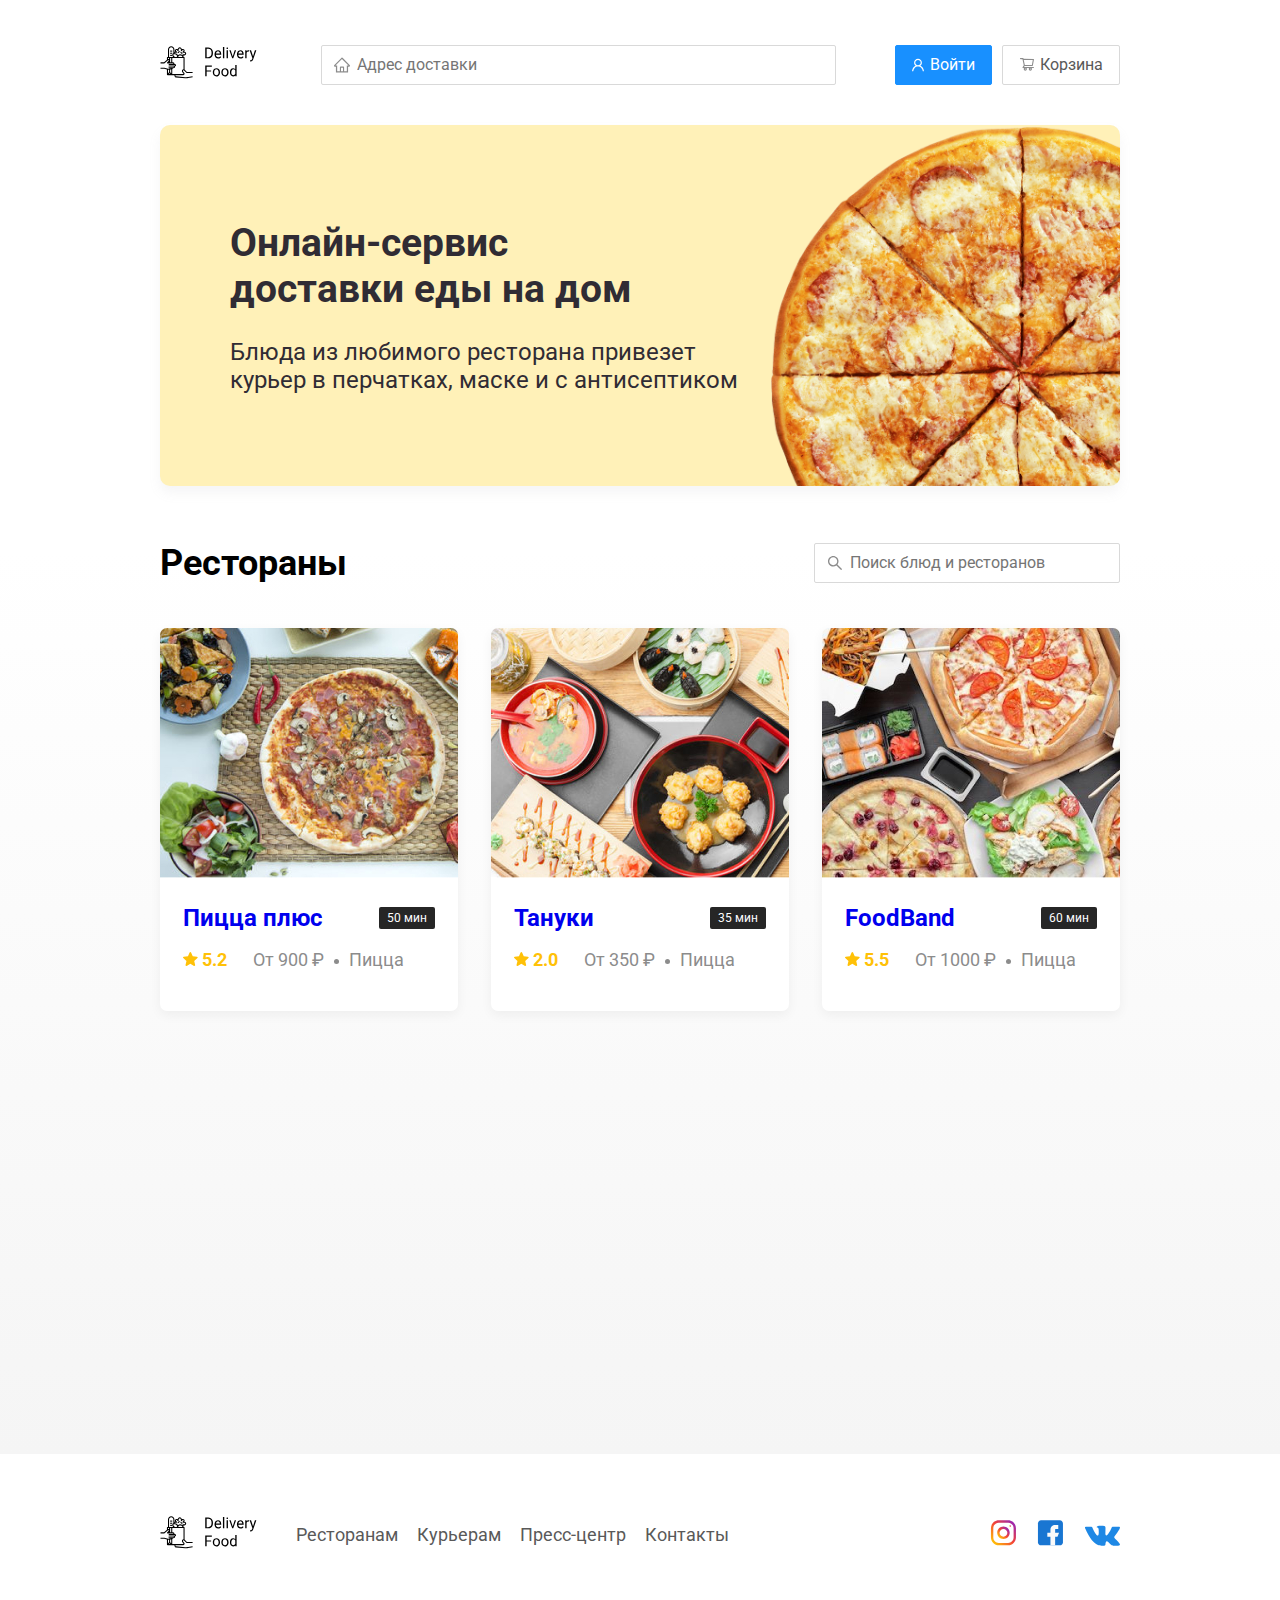
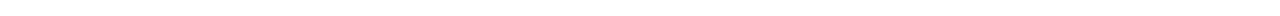
<file: index.html>
<!DOCTYPE html>
<html lang="ru">
<head>
  <meta charset="UTF-8">
  <meta name="viewport" content="width=device-width, initial-scale=1.0">
  <title>Delivery Food - доставка еда на дом</title>
  <link href="https://fonts.googleapis.com/css2?family=Roboto:wght@400;700&display=swap&subset=cyrillic" rel="stylesheet">
  <link rel="stylesheet" href="css/normalize.css">
  <link rel="stylesheet" href="css/animate.css">
  <link rel="stylesheet" href="css/style.css">
</head>
<body>
 <div class="container">
    
    <!-- Шапка сайта -->
 
    <header class="header">
  
      <!-- Логотип -->
  
      <a href="index.html"><img src="img\logo.svg" alt="Logo" class="logo"></a>
  
      <!-- Поле поиска -->
  
      <input type="text" class="input search-input" placeholder="Адрес доставки">
  <div class="buttons">
      
    <!-- Кнопки -->
   
    <button class="button button-primary">
      <img src="img/user.svg" alt="user" class="button-icon">
      <span class="button-text">Войти</span> 
    </button>
    <button class="button" id="cart-button">
      <img src="img/shopping-cart.svg" alt="shopping-cart" class="button-icon">
     <span class="button-text">Корзина</span>
    </button>
  </div>
</header>
<!-- Рекама -->
<section class="promo">
  <h1 class="promo-title">Онлайн-сервис<br>доставки еды на дом</h1>
  <p class="promo-text">Блюда из любимого ресторана привезет курьер в перчатках, маске и с антисептиком</p>
</section>
  </div>
  

  <main class="main">
    <div class="container">
      <section class="restaurants">
        <div class="section-heading">
          <h2 class="section-title">Рестораны</h2>
          <input type="text" class=" input input-search" placeholder="Поиск блюд и ресторанов">
        </div>
        <div class="cards">
          <a href="restaurant.html" class="card wow fadeInUp" data-wow-delay="0.2s">
            <img src="img/image.jpg" alt="image" class="card-image">
            <div class="card-text">
              <div class="card-heading">
                <h3 class="card-title">Пицца плюс</h3>
                <span class="card-tag tag">50 мин</span>
              </div>
              <!-- /.card-heading -->
              <div class="card-info">
                <div class="rating"><img src="img/rating.svg" alt="rating" class="rating-star">
                  5.2</div>
                <div class="price">От 900 ₽</div>
                <div class="category">Пицца </div>
      
              </div>
              <!-- /.card-info -->
            </div>
            <!-- /.card-text -->
          </a>
          <!-- /.card -->
          <a href="restaurant.html" class="card wow fadeInUp" data-wow-delay="0.4s">
            <img src="img/image2.jpg" alt="image" class="card-image">
            <div class="card-text">
              <div class="card-heading">
                <h3 class="card-title">Тануки</h3>
                <span class="card-tag tag">35 мин</span>
              </div>
              <!-- /.card-heading -->
              <div class="card-info">
                <div class="rating"><img src="img/rating.svg" alt="rating" class="rating-star">
                  2.0</div>
                <div class="price">От 350 ₽</div>
                <div class="category">Пицца </div>
      
              </div>
              <!-- /.card-info -->
            </div>
            <!-- /.card-text -->
          </a>
          <!-- /.card -->
          <a href="restaurant.html" class="card wow fadeInUp" data-wow-delay="0.6s">
            <img src="img/image3.jpg" alt="image" class="card-image">
            <div class="card-text">
              <div class="card-heading">
                <h3 class="card-title">FoodBand</h3>
                <span class="card-tag tag">60 мин</span>
              </div>
              <!-- /.card-heading -->
              <div class="card-info">
                <div class="rating"><img src="img/rating.svg" alt="rating" class="rating-star">
                  5.5</div>
                <div class="price">От 1000 ₽</div>
                <div class="category">Пицца </div>
      
              </div>
              <!-- /.card-info -->
            </div>
            <!-- /.card-text -->
          </a>
          <!-- /.card -->
          <a href="restaurant.html" class="card wow fadeInUp" data-wow-delay="0.2s">
            <img src="img/image4.jpg" alt="image" class="card-image">
            <div class="card-text">
              <div class="card-heading">
                <h3 class="card-title">Жадина-пицца</h3>
                <span class="card-tag tag">45 мин</span>
              </div>
              <!-- /.card-heading -->
              <div class="card-info">
                <div class="rating"><img src="img/rating.svg" alt="rating" class="rating-star">
                  3.5</div>
                <div class="price">От 490 ₽</div>
                <div class="category">Пицца </div>
      
                 </div>  
              <!-- /.card-info -->
            </div>
            <!-- /.card-text -->
          </a>
          <!-- /.card -->
          <a href="restaurant.html" class="card wow fadeInUp" data-wow-delay="0.4s">
            <img src="img/image5.jpg" alt="image" class="card-image">
            <div class="card-text">
              <div class="card-heading">
                <h3 class="card-title">Точка еды</h3>
                <span class="card-tag tag">50 мин</span>
              </div>
              <!-- /.card-heading -->
              <div class="card-info">
                <div class="rating">
                  <img src="img/rating.svg" alt="rating" class="rating-star">
                  4.5
                </div>
                <div class="price">От 790 ₽</div>
                <div class="category">Пицца </div>
      
              </div>
              <!-- /.card-info -->
            </div>
            <!-- /.card-text -->
          </a>
          <!-- /.card -->
          <a href="restaurant.html" class="card wow fadeInUp" data-wow-delay="0.6s">
            <img src="img/image6.jpg" alt="image" class="card-image">
            <div class="card-text">
              <div class="card-heading">
                <h3 class="card-title">PizzaBurger</h3>
                <span class="card-tag tag">30 мин</span>
              </div>
              <!-- /.card-heading -->
              <div class="card-info">
                <div class="rating"><img src="img/rating.svg" alt="rating" class="rating-star">
                  5.0</div>
                <div class="price">От 590 ₽</div>
                <div class="category">Пицца </div>
      
              </div>
              <!-- /.card-info -->
            </div>
            <!-- /.card-text -->
          </div>
          <!-- /.card -->
        </a>
        <!-- /.cards -->
      </section>
    </div>
  </main>

  <footer class="footer">
    <div class="container">
      <div class="footer-block">
        <a href="index.html"><img src="img\logo.svg" alt="Logo" class="logo"></a>
        <nav class="footer-nav">
          <a href="#" class="footer-link">Ресторанам</a>
          <a href="#" class="footer-link">Курьерам</a>
          <a href="#" class="footer-link">Пресс-центр</a>
          <a href="#" class="footer-link">Контакты</a>
        </nav>
        <div class="social-links">
          <a href="#" class="social-link"><img src="img/instagram.svg" alt="instagram"></a>
          <a href="#" class="social-link"><img src="img/facebook.svg" alt="facebook"></a>
          <a href="#" class="social-links"><img src="img/vk.svg" alt="vk"></a>
        </div>
       

      </div>
    </div>
  </footer>


  <div class="modal">
    <div class="modal-dialog">
      <div class="modal-header">
        <div class="modal-title">Корзина</div>
        <button class="close">&times</buttons>
     </div>
     <div class="modal-body">
      <div class="food-row">
        <span class="food-name">Рол угорь стандарт</span>
        <strong class="food-price">250 ₽</strong>
        <div class="food-counter">
          <button class="counter-button">-</button>
          <span class="counter">1</span>
          <button class="counter-button">+</button>
        </div>
      </div>
      <div class="food-row">
        <span class="food-name">Рол угорь стандарт</span>
        <strong class="food-price">250 ₽</strong>
        <div class="food-counter">
          <button class="counter-button">-</button>
          <span class="counter">1</span>
          <button class="counter-button">+</button>
        </div>
      </div>
      <div class="food-row">
        <span class="food-name">Рол угорь стандарт</span>
        <strong class="food-price">250 ₽</strong>
        <div class="food-counter">
          <button class="counter-button">-</button>
          <span class="counter">1</span>
          <button class="counter-button">+</button>
        </div>
      </div>
      <div class="food-row">
        <span class="food-name">Рол угорь стандарт</span>
        <strong class="food-price">250 ₽</strong>
        <div class="food-counter">
          <button class="counter-button">-</button>
          <span class="counter">1</span>
          <button class="counter-button">+</button>
        </div>
      </div>
      <div class="food-row">
        <span class="food-name">Рол угорь стандарт</span>
        <strong class="food-price">250 ₽</strong>
        <div class="food-counter">
          <button class="counter-button">-</button>
          <span class="counter">1</span>
          <button class="counter-button">+</button>
        </div>
      </div>
    </div>
    <div class="modal-footer">
      <span class="modal-pricetag">1250 ₽</span>
      <div class="footer-buttons">
        <button class="button button-primary">Оформить заказ</button>
        <button class="button">Отмена</button>
      </div>
    </div>
    <!-- /.modal-footer -->
</div>
    </div>
  </div>

  <script src="js/wow.min.js"></script>
  <script src="js/main.js"></script>
  
  
</body>
</html>
</file>
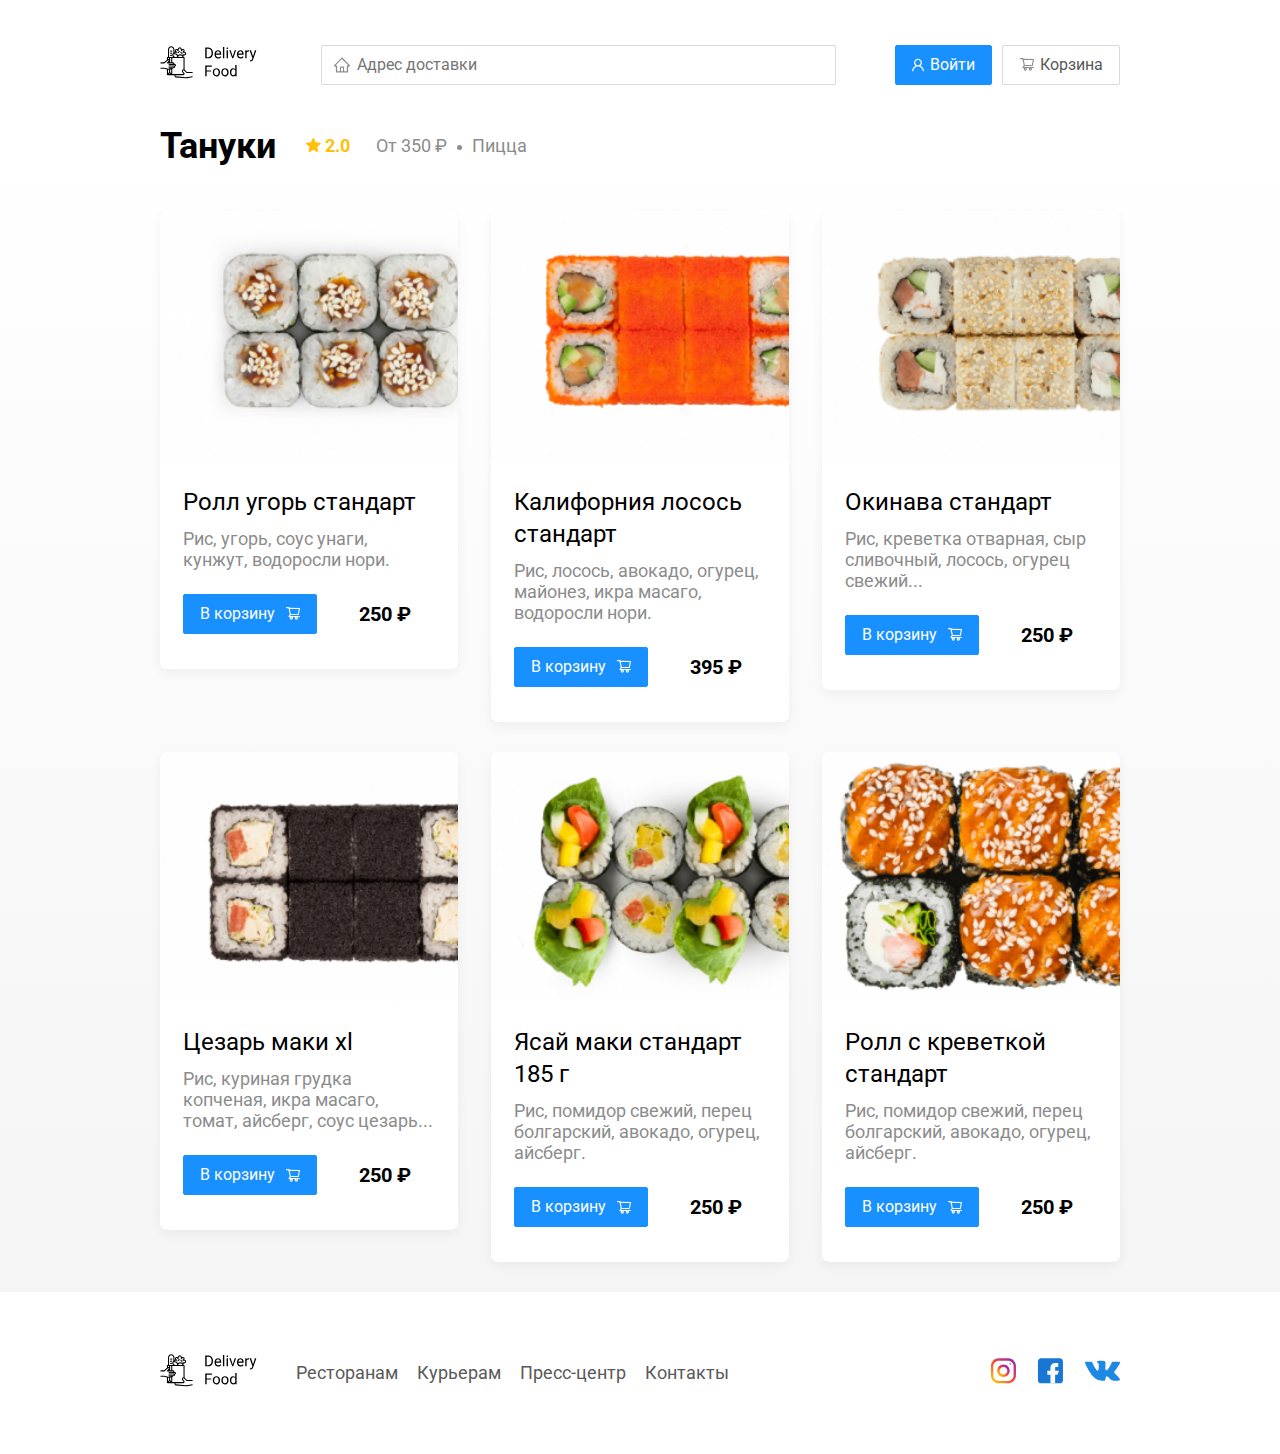
<file: restaurant.html>
<!DOCTYPE html>
<html lang="ru">
<head>
  <meta charset="UTF-8">
  <meta name="viewport" content="width=device-width, initial-scale=1.0">
  <title>PizzaBurger - доставка еда на дом</title>
  <link href="https://fonts.googleapis.com/css2?family=Roboto:wght@400;700&display=swap&subset=cyrillic" rel="stylesheet">
  <link rel="stylesheet" href="css/normalize.css">
  <link rel="stylesheet" href="css/animate.css">
  <link rel="stylesheet" href="css/style.css">
</head>
<body>
 <div class="container">
    
    <!-- Шапка сайта -->
 
    <header class="header">
  
      <!-- Логотип -->
  
      <a href="index.html"><img src="img\logo.svg" alt="Logo" class="logo"></a>
  
      <!-- Поле поиска -->
  
      <input type="text" class="input search-input" placeholder="Адрес доставки">
  <div class="buttons">
      
    <!-- Кнопки -->
   
    <button class="button button-primary">
      <img src="img/user.svg" alt="user" class="button-icon">
      <span class="button-text">Войти</span> 
    </button>
    <button class="button" id="cart-button">
      <img src="img/shopping-cart.svg" alt="shopping-cart" class="button-icon">
     <span class="button-text">Корзина</span>
    </button>
  </div>
</header>
  </div>
  

  <main class="main">
    <div class="container">
      <section class="restaurants">
        <div class="section-heading">
          <h2 class="section-title">Тануки</h2>
          <div class="card-info">
            <div class="rating"><img src="img/rating.svg" alt="rating" class="rating-star">
              2.0</div>
            <div class="price">От 350 ₽</div>
            <div class="category">Пицца </div>
          </div>
          <!-- /.card-info -->
        </div>
        <div class="cards">
          <div class="card wow fadeInUp" data-wow-delay="0.2s">
            <img src="img/restaurant1.jpg" alt="image" class="card-image">
            <div class="card-text">
              <div class="card-heading">
                <h3 class="card-title card-title-reg">Ролл угорь стандарт</h3>
              </div>
              <!-- /.card-heading -->
              <div class="card-info">
                <div class="ingredients">Рис, угорь, соус унаги, кунжут, водоросли нори.</div>  
              </div>
              <!-- /.card-info -->
              <div class="card-buttons">
                <button class="button button-primary">
                  <span class="button-card-text">В корзину</span>
                  <img src="img/shopping-cart-white.svg" alt="shopping-cart" class="button-catd-image">
                </button>
                <strong class="card-price-bold">250 ₽</strong>
              </div>
            </div>
            <!-- /.card-text -->
          </div>
          <!-- /.card -->
          <div class="card wow fadeInUp" data-wow-delay="0.4s">
            <img src="img/restaurant2.jpg" alt="image" class="card-image">
            <div class="card-text">
              <div class="card-heading">
                <h3 class="card-title card-title-reg">Калифорния лосось стандарт</h3>
              </div>
              <!-- /.card-heading -->
              <div class="card-info">
                <div class="ingredients">Рис, лосось, авокадо, огурец, майонез, икра масаго, водоросли нори.</div>  
              </div>
              <!-- /.card-info -->
              <div class="card-buttons">
                <button class="button button-primary">
                  <span class="button-card-text">В корзину</span>
                  <img src="img/shopping-cart-white.svg" alt="shopping-cart" class="button-catd-image">
                </button>
                <strong class="card-price-bold">395 ₽</strong>
              </div>
            </div>
            <!-- /.card-text -->
          </div>
          <!-- /.card -->
          <div class="card wow fadeInUp" data-wow-delay="0.6s">
            <img src="img/restaurant3.jpg" alt="image" class="card-image">
            <div class="card-text">
              <div class="card-heading">
                <h3 class="card-title card-title-reg">Окинава стандарт</h3>
              </div>
              <!-- /.card-heading -->
              <div class="card-info">
                <div class="ingredients"> Рис, креветка отварная, сыр сливочный, лосось, огурец свежий...</div>  
              </div>
              <!-- /.card-info -->
              <div class="card-buttons">
                <button class="button button-primary">
                  <span class="button-card-text">В корзину</span>
                  <img src="img/shopping-cart-white.svg" alt="shopping-cart" class="button-catd-image">
                </button>
                <strong class="card-price-bold">250 ₽</strong>
              </div>
            </div>
            <!-- /.card-text -->
          </div>
          <!-- /.card -->
          <div class="card wow fadeInUp" data-wow-delay="0.2s">
            <img src="img/restaurant4.jpg" alt="image" class="card-image">
            <div class="card-text">
              <div class="card-heading">
                <h3 class="card-title card-title-reg">Цезарь маки хl</h3>
              </div>
              <!-- /.card-heading -->
              <div class="card-info">
                <div class="ingredients">Рис, куриная грудка копченая, икра масаго, томат, айсберг, соус цезарь...</div>  
              </div>
              <!-- /.card-info -->
              <div class="card-buttons">
                <button class="button button-primary">
                  <span class="button-card-text">В корзину</span>
                  <img src="img/shopping-cart-white.svg" alt="shopping-cart" class="button-catd-image">
                </button>
                <strong class="card-price-bold">250 ₽</strong>
              </div>
            </div>
            <!-- /.card-text -->
          </div>
          <!-- /.card -->
          <div class="card wow fadeInUp" data-wow-delay="0.4s">
            <img src="img/restaurant5.jpg" alt="image" class="card-image">
            <div class="card-text">
              <div class="card-heading">
                <h3 class="card-title card-title-reg">Ясай маки стандарт 185 г</h3>
              </div>
              <!-- /.card-heading -->
              <div class="card-info">
                <div class="ingredients">Рис, помидор свежий, перец болгарский, авокадо, огурец, айсберг.</div>  
              </div>
              <!-- /.card-info -->
              <div class="card-buttons">
                <button class="button button-primary">
                  <span class="button-card-text">В корзину</span>
                  <img src="img/shopping-cart-white.svg" alt="shopping-cart" class="button-catd-image">
                </button>
                <strong class="card-price-bold">250 ₽</strong>
              </div>
            </div>
            <!-- /.card-text -->
          </div>
          <!-- /.card -->
          <div class="card wow fadeInUp" data-wow-delay="0.6s">
            <img src="img/restaurant6.jpg" alt="image" class="card-image">
            <div class="card-text">
              <div class="card-heading">
                <h3 class="card-title card-title-reg">Ролл с креветкой стандарт</h3>
              </div>
              <!-- /.card-heading -->
              <div class="card-info">
                <div class="ingredients">Рис, помидор свежий, перец болгарский, авокадо, огурец, айсберг.</div>  
              </div>
              <!-- /.card-info -->
              <div class="card-buttons">
                <button class="button button-primary">
                  <span class="button-card-text">В корзину</span>
                  <img src="img/shopping-cart-white.svg" alt="shopping-cart" class="button-catd-image">
                </button>
                <strong class="card-price-bold">250 ₽</strong>
              </div>
            </div>
            <!-- /.card-text -->
          </div>
          <!-- /.card -->
        </div>
        <!-- /.cards -->
      </section>
    </div>
  </main>

  <footer class="footer">
    <div class="container">
      <div class="footer-block">
        <a href="index.html"><img src="img\logo.svg" alt="Logo" class="logo"></a>
        <nav class="footer-nav">
          <a href="#" class="footer-link">Ресторанам</a>
          <a href="#" class="footer-link">Курьерам</a>
          <a href="#" class="footer-link">Пресс-центр</a>
          <a href="#" class="footer-link">Контакты</a>
        </nav>
        <div class="social-links">
          <a href="#" class="social-link"><img src="img/instagram.svg" alt="instagram"></a>
          <a href="#" class="social-link"><img src="img/facebook.svg" alt="facebook"></a>
          <a href="#" class="social-link"><img src="img/vk.svg" alt="vk"></a>
        </div>
       

      </div>
    </div>
  </footer>

  <div class="modal">
    <div class="modal-dialog">
      <div class="modal-header">
        <div class="modal-title">Корзина</div>
        <button class="close">&times</buttons>
     </div>
     <div class="modal-body">
      <div class="food-row">
        <span class="food-name">Рол угорь стандарт</span>
        <strong class="food-price">250 ₽</strong>
        <div class="food-counter">
          <button class="counter-button">-</button>
          <span class="counter">1</span>
          <button class="counter-button">+</button>
        </div>
      </div>
      <div class="food-row">
        <span class="food-name">Рол угорь стандарт</span>
        <strong class="food-price">250 ₽</strong>
        <div class="food-counter">
          <button class="counter-button">-</button>
          <span class="counter">1</span>
          <button class="counter-button">+</button>
        </div>
      </div>
      <div class="food-row">
        <span class="food-name">Рол угорь стандарт</span>
        <strong class="food-price">250 ₽</strong>
        <div class="food-counter">
          <button class="counter-button">-</button>
          <span class="counter">1</span>
          <button class="counter-button">+</button>
        </div>
      </div>
      <div class="food-row">
        <span class="food-name">Рол угорь стандарт</span>
        <strong class="food-price">250 ₽</strong>
        <div class="food-counter">
          <button class="counter-button">-</button>
          <span class="counter">1</span>
          <button class="counter-button">+</button>
        </div>
      </div>
      <div class="food-row">
        <span class="food-name">Рол угорь стандарт</span>
        <strong class="food-price">250 ₽</strong>
        <div class="food-counter">
          <button class="counter-button">-</button>
          <span class="counter">1</span>
          <button class="counter-button">+</button>
        </div>
      </div>
    </div>
    <div class="modal-footer">
      <span class="modal-pricetag">1250 ₽</span>
      <div class="footer-buttons">
        <button class="button button-primary">Оформить заказ</button>
        <button class="button">Отмена</button>
      </div>
    </div>
    <!-- /.modal-footer -->
</div>
    </div>
  </div>
  <script src="js/wow.min.js"></script>
  <script src="js/main.js"></script>
  
  
</body>
</html>
</file>
<file: css/style.css>
* {
  box-sizing: border-box;
}
body{
  font-family: 'Roboto', sans-serif;
  padding-top: 44px;
  
}
.container {
  max-width: 1200px;
  margin: auto;
}
.header {
  display: flex;
  align-items: center;
  justify-content: space-between;
  margin-bottom: 40px;
  flex-wrap: wrap;

}
.input{
  background: #FFFFFF;
  border: 1px solid #D9D9D9;
  border-radius: 2px;
  background-repeat: no-repeat;
  background-position: left 11px center;
  padding-left: 35px;
  font-size: 16px;
  line-height: 24px;
  height: 40px

}
.search-input {
 background-image: url(../img/home.svg);
flex: 0.8;
}
.input-search{
  background-image: url(../img/search.svg);
  width: 306px;
  margin-left: auto;


}
.buttons{
  display: flex;
  align-items: center;
  
}
.button {
  padding: 8px 16px; 
 background: #FFFFFF;
 border: 1px solid #D9D9D9;
 box-shadow: 0px 0px 2px rgba(0, 0, 0, 0.0015);
 border-radius: 2px;
 color: #595959;
 font-size: 16px;
 line-height: 24px;
 display: flex;
 align-items: center;
 height: 40px
}
.button-primary {
  background: #1890ff;
  border: 1px solid #1890ff;
  color: #FFFFFF;
  margin-right: 10px;
}
.button-card-text{
  margin-right: 10px;
}
.button-icon {
  margin-right: 6px;
}
.promo{
  box-shadow: 0px 7px 12px rgba(158, 158, 163, 0.1);
  background: #FFF1B8 url(../img/promo-image.png) no-repeat top 50px right +20px/550px;
  border-radius: 10px; 
  padding: 68px 70px;
  margin-bottom: 56px;
}
.promo-title{
font-style: normal;
font-weight: bold;
font-size: 39px;
line-height: 46px;
color: #302C34;
}
.promo-text{
font-style: normal;
font-weight: normal;
font-size: 24px;
line-height: 28px;
color: #302C34;
max-width: 538px;
}
.main{
  background: linear-gradient(180deg, rgba(245, 245, 245, 0) 1.04%, #F5F5F5 100%);
}
.section-heading{
  display: flex;
  align-items: center;
  
  margin-bottom: 44px;
}
.section-title{
  margin: 0;
  font-style: normal;
  font-weight: bold;
  font-size: 36px;
  line-height: 42px;
  color: #000000;
  margin-right: 30px;

}
.card{
background: #FFFFFF;
box-shadow: 0px 4px 12px rgba(0, 0, 0, 0.05);
border-radius: 7px;
overflow: hidden;
margin-bottom: 30px;
flex-basis: 31%;
text-decoration: none;

}
.cards{
  display: flex;
  flex-wrap: wrap;
  align-items: flex-start;
  justify-content: space-between;
}
.card-image{
  width: 384px;
  height: 250px;
  object-fit: cover;
}
.card-text{
  padding-top: 20px;
  padding-bottom: 35px;
  padding-left: 23px;
  padding-right: 23px;
}
.card-heading{
  display: flex;
  align-items: center;
  justify-content: space-between;
  margin-bottom: 10px;
}
.card-title{
  margin: 0;
font-style: normal;
font-weight: bold;
font-size: 24px;
line-height: 32px;
}
.card-buttons{
  display: flex;
  margin-top: 24px;
  align-items: center;

}
.card-price-bold{
  font-style: normal;
font-weight: bold;
font-size: 20px;
line-height: 32px;
color: #000000;
margin-left: 32px;
}
.card-title-reg{
  font-weight: 400;
}
.card-tag{
  font-style: normal;
font-weight: normal;
font-size: 12px;
line-height: 20px;
color: #FFFFFF;
background: #262626;
border-radius: 2px;
padding: 1px 8px;
}
.card-info{
  display: flex;
  align-items: center;
  flex-wrap: wrap;
  
  
}
.rating{
  margin-right: 26px;
  color: #FFC107;
  font-style: normal;
  font-weight: bold;
  font-size: 18px;
  line-height: 32px;
}
.price, 
.category{
  color: #8C8C8C;
  font-style: normal;
  font-weight: normal;
  font-size: 18px;
  line-height: 32px;
}
.price{
  margin-right: 10px;
}
.ingredients{
  font-style: normal;
font-weight: normal;
font-size: 18px;
line-height: 21px;
color: #8C8C8C;
}
.price:after{
  content: "";
  width: 5px;
  height: 5px;
  background-color: #8c8c8c;
  display: inline-block;
  vertical-align: middle;
  border-radius: 50%;
  margin-left: 10px;
}
.footer{
  padding: 60px 0;

}
.footer-block{
  display: flex;
  align-items: center;
  justify-content: space-between;
}
.footer-nav{
  margin-right: auto;
  margin-left: 35px;
}
.footer-link{
  display: inline-block ;
  color: #595959;
  text-decoration: none;
  font-style: normal;
  font-weight: normal;
  font-size: 18px;
  line-height: 21px;
}
.footer-link:not(:last-child){
  margin-right: 15px;
}
.social-links{
  display: flex;
  align-items: center; 
}
.social-link:not(:last-child){
  margin-right: 21px;
}


.modal{
  background: rgba(0, 0, 0, 0.4);
  position: fixed;
  left: 0;
  top: 0;
  width: 100%;
  height: 100%;
  display: none;


}

.is-open{
  display: flex;
}

.modal-header{
  display: flex;
  align-items: center;
  justify-content: space-between;
  margin-bottom: 45px;

}

.modal-dialog{
max-width: 780px;
width: 95%;
background: #FFFFFF;
border-radius: 5px;
margin: auto;
padding: 40px 45px;
}

.modal-title{
margin: 0;
font-style: normal;
font-weight: bold;
font-size: 36px;
line-height: 42px;
color: #000000;
}

.close{
  font-size: 36px;
  border: none;
  background:  transparent;
}

.food-row{
  display: flex;
  align-items: flex-start;
  justify-content: space-between;
  padding-bottom: 8px;
  border-bottom: 1px solid #d9d9d9;
  margin-bottom: 15px;
  
}

.modal-pricetag{
  background: #262626;
border-radius: 5px;
font-weight: bold;
font-size: 20px;
line-height: 23px;
color: #FAFAFA;
padding: 15px 20px;
}
.food-price{
  margin-left: auto;
  margin-right: 47px;
  font-style: normal;
font-weight: bold;
font-size: 20px;
line-height: 32px;
}

.food-name{
font-style: normal;
font-weight: normal;
font-size: 18px;
line-height: 32px;
color: #000000;
}
.food-counter{
  display: flex;
  align-items: center;

}

.modal-footer{
  display: flex;
  align-items: center;
  justify-content: space-between;
}

.modal-body{
  margin-bottom: 52px;
}

.footer-buttons{
  display: flex;
  align-items: center;
}
.counter{
  font-style: 16px;
  line-height: 24px;
  margin-left: 10px;
  margin-right: 10px;
}

.counter-button{
display: flex;
align-items: center;
justify-content: center;
background: #FFFFFF;
border: 1px solid #40A9FF;
box-sizing: border-box;
border-radius: 2px;
width: 39px;
height: 32px;
font-size: 14px;
line-height: 22px;
color: #40A9FF;
}

@media (max-width: 1366px){
  .container{
    max-width: 960px;
  }
  .promo{
    background-size: 500px;
    background-position: top right -150px;
  }  
}
@media (max-width: 992px){
  .container{
    max-width: 750px;
  }
  .promo{
    padding: 50px;
    background-size: 350px;
    background-position: top right -150px;
  }
  .promo-text{
    font-size: 16px;
    max-width: 500px
  }
  .promo-title{
    font-size: 35px;
    margin: 0;
  }
  .card-title{
    font-size: 18px;
  }
  .card-tag{
    font-size: 10px;
  } 
  .rating,
  .price,
  .category{
    font-size: 16px;
  }
  .rating{
    flex-basis: 100%;
  }
  .section-title{
    font-size: 30px;
  }
  .card-text {
    padding-top: 20px;
    padding-bottom: 20px;
    padding-left: 19px;
    padding-right: 19px;
}
}

@media (max-width: 768px){
  .container{
    max-width: 560px;
  }
  .promo{
    padding: 50px;
    background-size: 320px;
    background-position: top right -150px;
  }
  .promo-text{
    font-size: 16px;
    max-width: 350px
    
  }
  .promo-title{
    font-size: 30px;
    margin: 0;
  }
  .card{
    flex-basis: 49%;
 
}

@media (max-width: 578px){
  .container{
    width: 90%;
  }
  .promo{
    background-image: none;
  }
  .promo-title{
    margin-bottom: 20px;
  }
  .section-title{
    font-size: 20px;
  }
  .card{
    flex-basis: 100%;
  }
  .card-image{
    width: 100%;
  }
  .search-input{
    order: 5;
    margin-top: 15px;
    flex: 1;
  }
  .footer-link{
    font-size: 16px;
  }
  .footer{
    padding: 30px;
  }
}

@media (max-width: 480px){
  .footer-block{
    flex-wrap: wrap;
    flex-direction: column;
    align-items: center;
  }
  .footer-logo{
    order: 0;
    margin-bottom: 20px;
  }
  .footer-nav{
    margin-bottom: 20px;
    text-align: center;
  }
  .footer-link:not(:last-child){
    margin-right: 0;
  }
  .section-heading{
    flex-wrap: wrap;
  }
  .button-text{
    display: none;
  }
}
</file>
